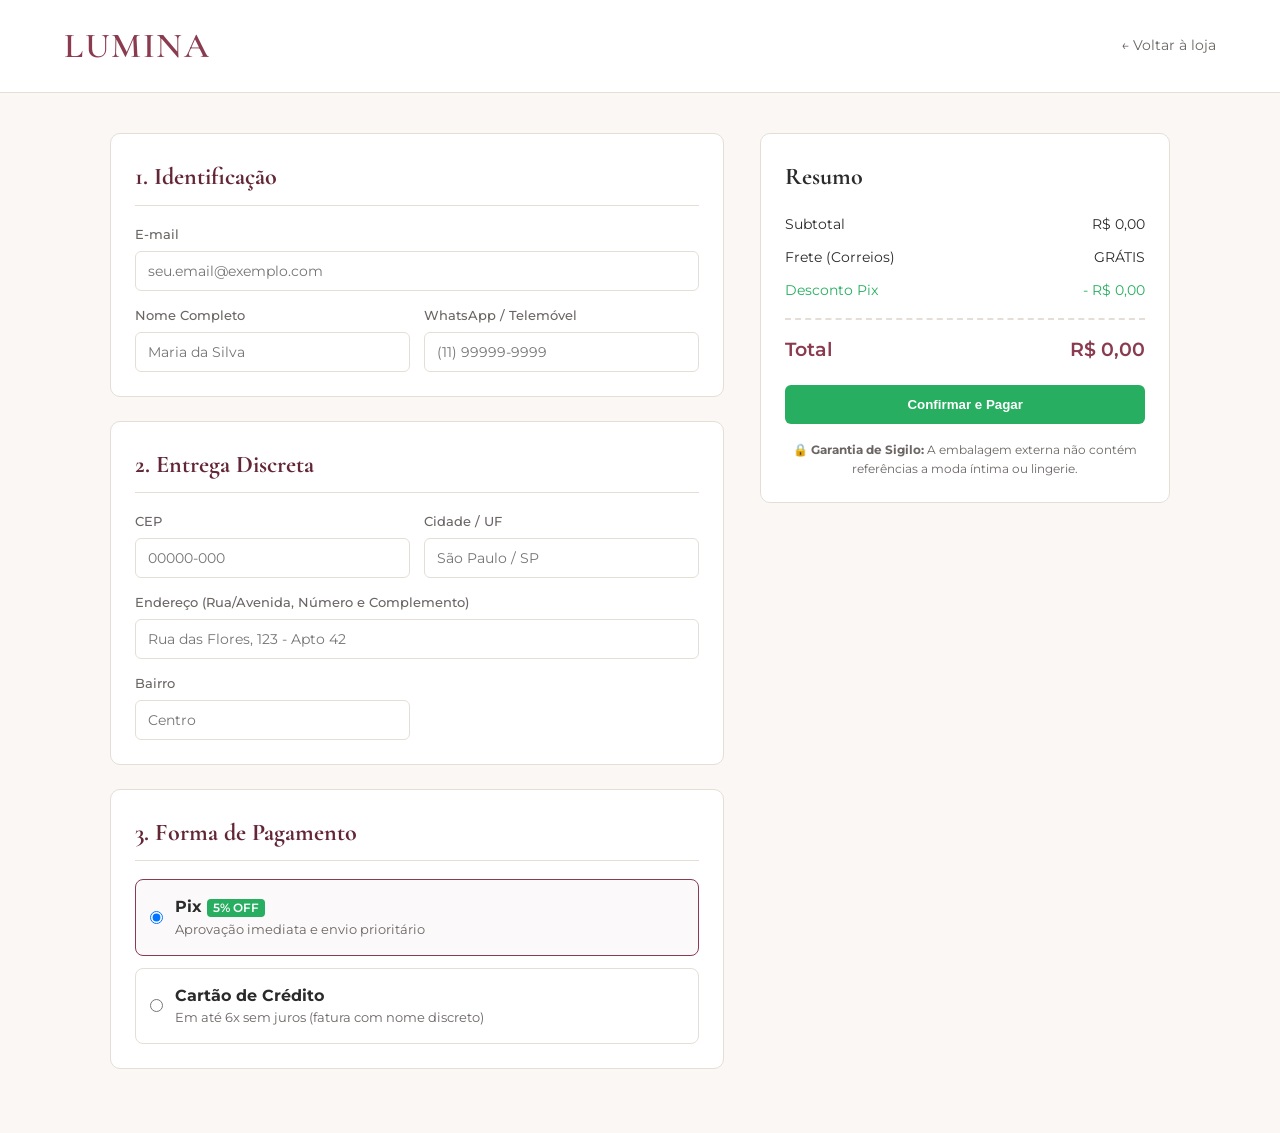
<file: ecommerce/frontend/pages/checkout.html>
<!DOCTYPE html>
<html lang="pt-BR">
<head>
  <meta charset="UTF-8">
  <meta name="viewport" content="width=device-width, initial-scale=1.0">
  <title>Finalizar Pedido | Lumina Lingerie</title>
  <link rel="preconnect" href="https://fonts.googleapis.com">
  <link rel="preconnect" href="https://fonts.gstatic.com" crossorigin>
  <link href="https://fonts.googleapis.com/css2?family=Cormorant+Garamond:wght@600&family=Montserrat:wght@400;500;600&display=swap" rel="stylesheet">
  <link rel="stylesheet" href="../assets/css/style.css">
  <link rel="stylesheet" href="../assets/css/responsive.css">
  

  <style>
    .checkout-container {
      max-width: 1100px;
      margin: 40px auto;
      padding: 0 20px;
      display: grid;
      grid-template-columns: 1.5fr 1fr;
      gap: 36px;
    }

    .checkout-section {
      background: var(--bg-white);
      border: 1px solid var(--border-color);
      border-radius: 10px;
      padding: 24px;
      margin-bottom: 24px;
    }

    .checkout-section h2 {
      font-family: var(--font-serif);
      font-size: 1.5rem;
      margin-bottom: 18px;
      color: var(--primary-dark);
      border-bottom: 1px solid var(--border-color);
      padding-bottom: 8px;
    }

    .form-grid {
      display: grid;
      grid-template-columns: repeat(2, 1fr);
      gap: 14px;
    }

    .form-group {
      display: flex;
      flex-direction: column;
      gap: 6px;
    }

    .form-group.full {
      grid-column: 1 / -1;
    }

    .form-group label {
      font-size: 0.82rem;
      font-weight: 500;
      color: var(--text-muted);
    }

    .form-group input, .form-group select {
      padding: 10px 12px;
      border: 1px solid var(--border-color);
      border-radius: 6px;
      font-family: var(--font-sans);
      font-size: 0.9rem;
      outline: none;
    }

    .form-group input:focus, .form-group select:focus {
      border-color: var(--primary);
    }

    /* Métodos de Pagamento */
    .payment-options {
      display: flex;
      flex-direction: column;
      gap: 12px;
    }

    .payment-option-card {
      border: 1px solid var(--border-color);
      border-radius: 8px;
      padding: 14px;
      cursor: pointer;
      display: flex;
      align-items: center;
      gap: 12px;
      transition: all 0.2s;
    }

    .payment-option-card:hover, .payment-option-card.active {
      border-color: var(--primary);
      background-color: rgba(138, 59, 80, 0.03);
    }

    /* Resumo do Pedido */
    .order-summary {
      background: var(--bg-white);
      border: 1px solid var(--border-color);
      border-radius: 10px;
      padding: 24px;
      position: sticky;
      top: 90px;
      height: fit-content;
    }

    .summary-line {
      display: flex;
      justify-content: space-between;
      margin-bottom: 10px;
      font-size: 0.9rem;
    }

    .summary-total {
      display: flex;
      justify-content: space-between;
      margin-top: 16px;
      padding-top: 14px;
      border-top: 2px dashed var(--border-color);
      font-size: 1.2rem;
      font-weight: 600;
      color: var(--primary);
    }

    .badge-pix {
      background: #27ae60;
      color: #fff;
      font-size: 0.72rem;
      padding: 2px 6px;
      border-radius: 4px;
      font-weight: 600;
    }

    @media (max-width: 820px) {
      .checkout-container {
        grid-template-columns: 1fr;
      }
      .form-grid {
        grid-template-columns: 1fr;
      }
    }
  </style>
</head>
<body>

  <header>
    <div class="nav-container">
      <a href="../index.html" class="brand-logo">LUMINA</a>
      <a href="../index.html" style="font-size: 0.85rem; color: var(--text-muted); text-decoration: none;">&larr; Voltar à loja</a>
    </div>
  </header>

  <main class="checkout-container">
    <!-- Coluna de Formulários -->
    <div>
      <section class="checkout-section">
        <h2>1. Identificação</h2>
        <div class="form-grid">
          <div class="form-group full">
            <label for="email">E-mail</label>
            <input type="email" id="email" placeholder="seu.email@exemplo.com" required>
          </div>
          <div class="form-group">
            <label for="nome">Nome Completo</label>
            <input type="text" id="nome" placeholder="Maria da Silva" required>
          </div>
          <div class="form-group">
            <label for="telefone">WhatsApp / Telemóvel</label>
            <input type="tel" id="telefone" placeholder="(11) 99999-9999" required>
          </div>
        </div>
      </section>

      <section class="checkout-section">
        <h2>2. Entrega Discreta</h2>
        <div class="form-grid">
          <div class="form-group">
            <label for="cep">CEP</label>
            <input type="text" id="cep" placeholder="00000-000" maxlength="9">
          </div>
          <div class="form-group">
            <label for="cidade">Cidade / UF</label>
            <input type="text" id="cidade" placeholder="São Paulo / SP">
          </div>
          <div class="form-group full">
            <label for="endereco">Endereço (Rua/Avenida, Número e Complemento)</label>
            <input type="text" id="endereco" placeholder="Rua das Flores, 123 - Apto 42">
          </div>
          <div class="form-group">
            <label for="bairro">Bairro</label>
            <input type="text" id="bairro" placeholder="Centro">
          </div>
        </div>
      </section>

      <section class="checkout-section">
        <h2>3. Forma de Pagamento</h2>
        <div class="payment-options">
          <label class="payment-option-card active">
            <input type="radio" name="paymentMethod" value="pix" checked>
            <div>
              <strong>Pix <span class="badge-pix">5% OFF</span></strong>
              <div style="font-size: 0.8rem; color: var(--text-muted);">Aprovação imediata e envio prioritário</div>
            </div>
          </label>

          <label class="payment-option-card">
            <input type="radio" name="paymentMethod" value="cartao">
            <div>
              <strong>Cartão de Crédito</strong>
              <div style="font-size: 0.8rem; color: var(--text-muted);">Em até 6x sem juros (fatura com nome discreto)</div>
            </div>
          </label>
        </div>
      </section>
    </div>

    <!-- Resumo do Pedido -->
    <aside>
      <div class="order-summary">
        <h2 style="font-family: var(--font-serif); font-size: 1.5rem; margin-bottom: 16px;">Resumo</h2>
        
        <div class="summary-line">
          <span>Subtotal</span>
          <span id="checkoutSubtotal">R$ 229,80</span>
        </div>
        <div class="summary-line">
          <span>Frete (Correios)</span>
          <span id="checkoutFrete">R$ 14,90</span>
        </div>
        <div class="summary-line" style="color: #27ae60;">
          <span>Desconto Pix</span>
          <span id="checkoutDesconto">- R$ 11,49</span>
        </div>

        <div class="summary-total">
          <span>Total</span>
          <span id="checkoutTotal">R$ 233,21</span>
        </div>

        <button class="btn-checkout" style="margin-top: 20px;" onclick="processOrder()">
          Confirmar e Pagar
        </button>

        <div class="discreet-notice" style="margin-top: 16px;">
          🔒 <strong>Garantia de Sigilo:</strong> A embalagem externa não contém referências a moda íntima ou lingerie.
        </div>
      </div>
    </aside>
  </main>

  <script type="module">
  import { CONFIG } from '../assets/js/config.js';

  // 1. Função para obter o carrinho atualizado
  function getCart() {
    const savedCart = localStorage.getItem("lumina_cart");
    try {
      return savedCart ? JSON.parse(savedCart) : [];
    } catch (e) {
      console.error("Erro ao converter carrinho:", e);
      return [];
    }
  }

  // 2. Atualiza a coluna de resumo
  function updateSummary() {
    const items = getCart();
    const subtotal = items.reduce((acc, item) => acc + (item.price * (item.qty || item.quantity || 1)), 0);
    const shipping = subtotal >= CONFIG.FREE_SHIPPING_THRESHOLD || subtotal === 0 ? 0 : 14.90;
    
    const paymentMethod = document.querySelector('input[name="paymentMethod"]:checked')?.value || 'pix';
    const discount = paymentMethod === 'pix' ? (subtotal * 0.05) : 0;
    const total = subtotal + shipping - discount;

    const elSubtotal = document.getElementById("checkoutSubtotal");
    const elFrete = document.getElementById("checkoutFrete");
    const elDesconto = document.getElementById("checkoutDesconto");
    const elTotal = document.getElementById("checkoutTotal");

    if (elSubtotal) elSubtotal.textContent = subtotal.toLocaleString('pt-BR', { style: 'currency', currency: 'BRL' });
    if (elFrete) elFrete.textContent = shipping === 0 ? "GRÁTIS" : shipping.toLocaleString('pt-BR', { style: 'currency', currency: 'BRL' });
    if (elDesconto) elDesconto.textContent = "- " + discount.toLocaleString('pt-BR', { style: 'currency', currency: 'BRL' });
    if (elTotal) elTotal.textContent = total.toLocaleString('pt-BR', { style: 'currency', currency: 'BRL' });
  }

  // 3. Processamento do pedido
  async function processOrder(e) {
    if (e) e.preventDefault();

    const cartItems = getCart();

    if (!cartItems || cartItems.length === 0) {
      alert("O seu carrinho está vazio!");
      return;
    }

    const nameInput = document.getElementById("nome") || document.querySelector('input[placeholder*="Nome"], input[name="nome"]');
    const emailInput = document.getElementById("email") || document.querySelector('input[type="email"]');
    const cepInput = document.getElementById("cep") || document.querySelector('input[placeholder*="CEP"], input[name="cep"]');

    const name = nameInput ? nameInput.value.trim() : "";
    const email = emailInput ? emailInput.value.trim() : "";
    const cep = cepInput ? cepInput.value.trim() : "";
    const paymentMethod = document.querySelector('input[name="paymentMethod"]:checked')?.value || 'pix';

    if (!name || !email || !cep) {
      alert("Por favor, preencha nome, e-mail e CEP para prosseguir.");
      return;
    }

    const payload = {
      customerName: name,
      customerEmail: email,
      postalCode: cep,
      paymentMethod: paymentMethod,
      items: cartItems.map(item => ({
        productId: item.id || 1,
        title: item.title || item.name || "Produto",
        size: item.size || "M",
        quantity: item.qty || item.quantity || 1,
        price: item.price
      }))
    };

    const submitBtn = document.querySelector(".btn-checkout");
    if (submitBtn) {
      submitBtn.disabled = true;
      submitBtn.textContent = "A processar pedido...";
    }

    try {
      const response = await fetch(`${CONFIG.API_BASE_URL}/checkout/process`, {
        method: "POST",
        headers: { "Content-Type": "application/json" },
        body: JSON.stringify(payload)
      });

      if (!response.ok) {
        throw new Error(`Erro na resposta do servidor: ${response.status}`);
      }

      const data = await response.json();
      alert(`Pedido #${data.orderCode} gravado com sucesso!\nValor Total: R$ ${data.totalAmount.toFixed(2)}`);
      
      localStorage.removeItem("lumina_cart");
      window.location.href = "../index.html";
    } catch (err) {
      console.error("Falha ao comunicar com a API:", err);
      alert("Não foi possível conectar ao servidor backend. Verifique se o Spring Boot está em execução.");
    } finally {
      if (submitBtn) {
        submitBtn.disabled = false;
        submitBtn.textContent = "Confirmar e Pagar";
      }
    }
  }

  // Inicialização e vinculação de eventos
  document.addEventListener("DOMContentLoaded", () => {
    updateSummary();

    document.querySelectorAll('input[name="paymentMethod"]').forEach(radio => {
      radio.addEventListener('change', updateSummary);
    });

    const submitBtn = document.querySelector(".btn-checkout");
    if (submitBtn) {
      submitBtn.onclick = processOrder;
    }
  });
</script>
</body>
</html>
</file>
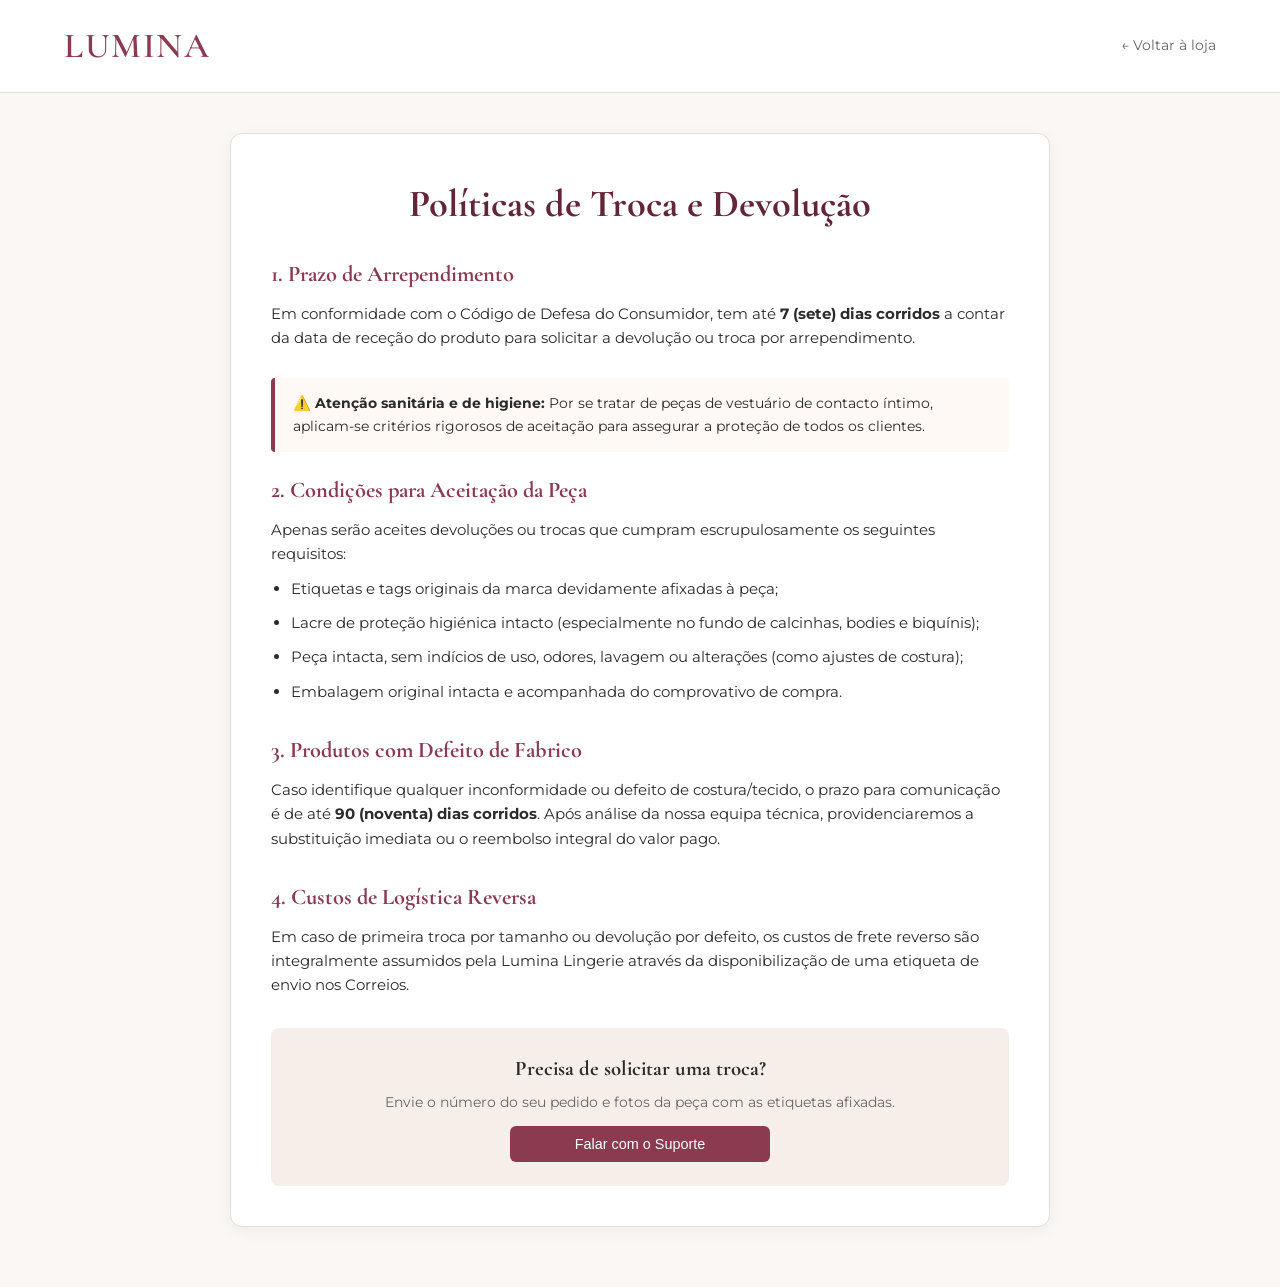
<file: ecommerce/frontend/pages/trocas.html>
<!DOCTYPE html>
<html lang="pt-BR">
<head>
  <meta charset="UTF-8">
  <meta name="viewport" content="width=device-width, initial-scale=1.0">
  <title>Políticas de Trocas & Devoluções | Lumina Lingerie</title>
  <link rel="preconnect" href="https://fonts.googleapis.com">
  <link rel="preconnect" href="https://fonts.gstatic.com" crossorigin>
  <link href="https://fonts.googleapis.com/css2?family=Cormorant+Garamond:wght@400;600&family=Montserrat:wght@300;400;500;600&display=swap" rel="stylesheet">
  <link rel="stylesheet" href="../assets/css/style.css">
  <link rel="stylesheet" href="../assets/css/responsive.css">

  <style>
    .policy-container {
      max-width: 860px;
      margin: 40px auto 60px auto;
      padding: 0 20px;
    }

    .policy-card {
      background: var(--bg-white);
      border: 1px solid var(--border-color);
      border-radius: 12px;
      padding: 40px;
      box-shadow: var(--shadow-sm);
    }

    .policy-card h1 {
      font-family: var(--font-serif);
      font-size: 2.4rem;
      color: var(--primary-dark);
      margin-bottom: 20px;
      text-align: center;
    }

    .policy-section {
      margin-bottom: 28px;
    }

    .policy-section h2 {
      font-family: var(--font-serif);
      font-size: 1.4rem;
      color: var(--primary);
      margin-bottom: 10px;
    }

    .policy-section p, .policy-section li {
      font-size: 0.95rem;
      color: var(--text-main);
      margin-bottom: 10px;
    }

    .policy-section ul {
      padding-left: 20px;
      margin-bottom: 12px;
    }

    .alert-box {
      background-color: #fff9f5;
      border-left: 4px solid var(--primary);
      padding: 14px 18px;
      border-radius: 4px;
      margin: 20px 0;
      font-size: 0.9rem;
      color: var(--text-main);
    }

    .contact-cta {
      text-align: center;
      background: var(--secondary);
      padding: 24px;
      border-radius: 8px;
      margin-top: 30px;
    }
  </style>
</head>
<body>

  <header>
    <div class="nav-container">
      <a href="../index.html" class="brand-logo">LUMINA</a>
      <a href="../index.html" style="font-size: 0.85rem; color: var(--text-muted); text-decoration: none;">&larr; Voltar à loja</a>
    </div>
  </header>

  <main class="policy-container">
    <article class="policy-card">
      <h1>Políticas de Troca e Devolução</h1>

      <div class="policy-section">
        <h2>1. Prazo de Arrependimento</h2>
        <p>Em conformidade com o Código de Defesa do Consumidor, tem até <strong>7 (sete) dias corridos</strong> a contar da data de receção do produto para solicitar a devolução ou troca por arrependimento.</p>
      </div>

      <div class="alert-box">
        ⚠️ <strong>Atenção sanitária e de higiene:</strong> Por se tratar de peças de vestuário de contacto íntimo, aplicam-se critérios rigorosos de aceitação para assegurar a proteção de todos os clientes.
      </div>

      <div class="policy-section">
        <h2>2. Condições para Aceitação da Peça</h2>
        <p>Apenas serão aceites devoluções ou trocas que cumpram escrupulosamente os seguintes requisitos:</p>
        <ul>
          <li>Etiquetas e tags originais da marca devidamente afixadas à peça;</li>
          <li>Lacre de proteção higiénica intacto (especialmente no fundo de calcinhas, bodies e biquínis);</li>
          <li>Peça intacta, sem indícios de uso, odores, lavagem ou alterações (como ajustes de costura);</li>
          <li>Embalagem original intacta e acompanhada do comprovativo de compra.</li>
        </ul>
      </div>

      <div class="policy-section">
        <h2>3. Produtos com Defeito de Fabrico</h2>
        <p>Caso identifique qualquer inconformidade ou defeito de costura/tecido, o prazo para comunicação é de até <strong>90 (noventa) dias corridos</strong>. Após análise da nossa equipa técnica, providenciaremos a substituição imediata ou o reembolso integral do valor pago.</p>
      </div>

      <div class="policy-section">
        <h2>4. Custos de Logística Reversa</h2>
        <p>Em caso de primeira troca por tamanho ou devolução por defeito, os custos de frete reverso são integralmente assumidos pela Lumina Lingerie através da disponibilização de uma etiqueta de envio nos Correios.</p>
      </div>

      <div class="contact-cta">
        <h3 style="font-family: var(--font-serif); font-size: 1.3rem; margin-bottom: 6px;">Precisa de solicitar uma troca?</h3>
        <p style="font-size: 0.9rem; margin-bottom: 12px; color: var(--text-muted);">Envie o número do seu pedido e fotos da peça com as etiquetas afixadas.</p>
        <button class="btn-buy" style="max-width: 260px; margin: 0 auto; display: block;" onclick="alert('Redirecionando para o WhatsApp do suporte ao cliente...')">
          Falar com o Suporte
        </button>
      </div>
    </article>
  </main>

</body>
</html>
</file>
<file: ecommerce/frontend/assets/css/style.css>
:root {
  --primary: #8a3b50;
  --primary-dark: #632637;
  --secondary: #f6efe9;
  --text-main: #2b2b2b;
  --text-muted: #6b6664;
  --bg-white: #ffffff;
  --border-color: #e5ded7;
  --shadow-sm: 0 4px 15px rgba(0, 0, 0, 0.05);
  --shadow-lg: 0 10px 30px rgba(0, 0, 0, 0.12);
  --font-serif: 'Cormorant Garamond', Georgia, serif;
  --font-sans: 'Montserrat', sans-serif;
}

* {
  box-sizing: border-box;
  margin: 0;
  padding: 0;
}

body {
  font-family: var(--font-sans);
  color: var(--text-main);
  background-color: #faf7f5;
  line-height: 1.6;
}

/* Faixa Superior Informativa */
.top-bar {
  background-color: var(--primary-dark);
  color: #fff;
  text-align: center;
  padding: 8px 16px;
  font-size: 0.8rem;
  letter-spacing: 0.8px;
  font-weight: 500;
}

/* Cabeçalho e Navegação */
header {
  background: var(--bg-white);
  border-bottom: 1px solid var(--border-color);
  position: sticky;
  top: 0;
  z-index: 100;
}

.nav-container {
  max-width: 1200px;
  margin: 0 auto;
  padding: 18px 24px;
  display: flex;
  justify-content: space-between;
  align-items: center;
}

.brand-logo {
  font-family: var(--font-serif);
  font-size: 2.2rem;
  font-weight: 600;
  color: var(--primary);
  text-decoration: none;
  letter-spacing: 1.5px;
}

.nav-actions {
  display: flex;
  align-items: center;
  gap: 16px;
}

.btn-cart {
  position: relative;
  background: none;
  border: 1px solid var(--border-color);
  padding: 8px 16px;
  border-radius: 20px;
  cursor: pointer;
  font-family: var(--font-sans);
  font-weight: 500;
  display: flex;
  align-items: center;
  gap: 8px;
  transition: all 0.2s ease;
}

.btn-cart:hover {
  border-color: var(--primary);
  color: var(--primary);
}

.cart-badge {
  background: var(--primary);
  color: #fff;
  font-size: 0.75rem;
  border-radius: 50%;
  padding: 2px 7px;
}

/* Seção Principal (Hero) */
.hero {
  background: linear-gradient(135deg, #fdf9f7 0%, var(--secondary) 100%);
  padding: 70px 24px;
  text-align: center;
  border-bottom: 1px solid var(--border-color);
}

.hero h1 {
  font-family: var(--font-serif);
  font-size: 3.2rem;
  font-weight: 400;
  color: var(--primary-dark);
  margin-bottom: 12px;
}

.hero p {
  max-width: 580px;
  margin: 0 auto;
  color: var(--text-muted);
  font-size: 1.05rem;
}

.privacy-badge {
  display: inline-flex;
  align-items: center;
  gap: 6px;
  margin-top: 20px;
  padding: 6px 14px;
  background: rgba(138, 59, 80, 0.08);
  border-radius: 20px;
  font-size: 0.82rem;
  color: var(--primary-dark);
  font-weight: 500;
}

/* Content Container */
.main-container {
  max-width: 1200px;
  margin: 40px auto;
  padding: 0 24px;
}

/* Barra de Filtros */
.filter-bar {
  display: flex;
  justify-content: center;
  gap: 12px;
  margin-bottom: 35px;
  flex-wrap: wrap;
}

.filter-btn {
  background: var(--bg-white);
  border: 1px solid var(--border-color);
  padding: 8px 20px;
  border-radius: 25px;
  font-size: 0.9rem;
  cursor: pointer;
  transition: all 0.2s;
  color: var(--text-main);
}

.filter-btn.active,
.filter-btn:hover {
  background: var(--primary);
  color: #fff;
  border-color: var(--primary);
}

/* Grelha de Artigos */
.product-grid {
  display: grid;
  grid-template-columns: repeat(auto-fill, minmax(260px, 1fr));
  gap: 28px;
}

.product-card {
  background: var(--bg-white);
  border-radius: 12px;
  overflow: hidden;
  border: 1px solid var(--border-color);
  transition: transform 0.2s, box-shadow 0.2s;
  display: flex;
  flex-direction: column;
}

.product-card:hover {
  transform: translateY(-4px);
  box-shadow: var(--shadow-sm);
}

.card-media {
  position: relative;
  height: 320px;
  background: #eee;
}

.card-media img {
  width: 100%;
  height: 100%;
  object-fit: cover;
}

.card-content {
  padding: 18px;
  flex: 1;
  display: flex;
  flex-direction: column;
}

.product-category {
  font-size: 0.75rem;
  text-transform: uppercase;
  letter-spacing: 1px;
  color: var(--text-muted);
  margin-bottom: 4px;
}

.product-title {
  font-family: var(--font-serif);
  font-size: 1.35rem;
  margin-bottom: 6px;
  color: var(--text-main);
}

.product-price {
  font-weight: 600;
  color: var(--primary);
  font-size: 1.1rem;
  margin-bottom: 12px;
}

.product-options {
  margin-top: auto;
  padding-top: 12px;
  border-top: 1px solid #f2ede8;
}

.size-selector {
  display: flex;
  gap: 8px;
  margin: 12px 0 16px 0;
}

.size-btn {
  background-color: #ffffff;
  border: 1px solid #dcd5ce;
  border-radius: 4px;
  padding: 8px 12px;
  font-size: 14px;
  color: #555;
  cursor: pointer;
  transition: all 0.2s ease;
  min-width: 40px;
  text-align: center;
}

.size-btn:hover {
  border-color: #1a1a1a;
  color: #1a1a1a;
}

/* Estado visual do tamanho selecionado */
.size-btn.active {
  background-color: #1a1a1a;
  color: #ffffff;
  border-color: #1a1a1a;
  font-weight: 500;
}

.btn-buy {
  width: 100%;
  padding: 10px;
  background: var(--primary);
  color: #fff;
  border: none;
  border-radius: 6px;
  font-weight: 500;
  font-size: 0.9rem;
  cursor: pointer;
  transition: background 0.2s;
}

.btn-buy:hover {
  background: var(--primary-dark);
}

/* Painel Lateral do Carrinho */
.cart-overlay {
  position: fixed;
  top: 0;
  left: 0;
  width: 100%;
  height: 100%;
  background: rgba(0, 0, 0, 0.4);
  z-index: 200;
  display: none;
}

.cart-drawer {
  position: fixed;
  top: 0;
  right: -420px;
  width: 100%;
  max-width: 400px;
  height: 100%;
  background: #fff;
  z-index: 201;
  box-shadow: var(--shadow-lg);
  transition: right 0.3s ease;
  display: flex;
  flex-direction: column;
}

.cart-drawer.open {
  right: 0;
}

.cart-header {
  padding: 18px 22px;
  border-bottom: 1px solid var(--border-color);
  display: flex;
  justify-content: space-between;
  align-items: center;
}

.cart-header h3 {
  font-family: var(--font-serif);
  font-size: 1.5rem;
}

.btn-close-cart {
  background: none;
  border: none;
  font-size: 1.5rem;
  cursor: pointer;
  color: var(--text-muted);
}

.cart-items {
  flex: 1;
  overflow-y: auto;
  padding: 16px 22px;
}

.cart-item {
  display: flex;
  gap: 14px;
  padding-bottom: 14px;
  margin-bottom: 14px;
  border-bottom: 1px solid #f0eae4;
}

.cart-item img {
  width: 65px;
  height: 80px;
  object-fit: cover;
  border-radius: 4px;
}

.cart-item-info {
  flex: 1;
}

.cart-item-title {
  font-size: 0.92rem;
  font-weight: 500;
  margin-bottom: 2px;
}

.cart-item-variant {
  font-size: 0.78rem;
  color: var(--text-muted);
  margin-bottom: 6px;
}

.cart-item-price {
  font-weight: 600;
  color: var(--primary);
  font-size: 0.95rem;
}

.btn-remove-item {
  color: #b54747;
  background: none;
  border: none;
  font-size: 0.78rem;
  cursor: pointer;
  text-decoration: underline;
  margin-top: 4px;
}

.cart-footer {
  padding: 18px 22px;
  border-top: 1px solid var(--border-color);
  background: #faf7f5;
}

.cart-subtotal {
  display: flex;
  justify-content: space-between;
  font-size: 1.05rem;
  font-weight: 600;
  margin-bottom: 12px;
}

.btn-checkout {
  width: 100%;
  background: #27ae60;
  color: #fff;
  padding: 12px;
  border: none;
  border-radius: 6px;
  font-weight: 600;
  cursor: pointer;
  transition: background 0.2s;
}

.btn-checkout:hover {
  background: #219653;
}

.discreet-notice {
  text-align: center;
  font-size: 0.75rem;
  color: var(--text-muted);
  margin-top: 10px;
}

/* Modal do Guia de Tamanhos */
.modal-overlay {
  position: fixed;
  top: 0;
  left: 0;
  width: 100%;
  height: 100%;
  background: rgba(0, 0, 0, 0.5);
  z-index: 300;
  display: none;
  align-items: center;
  justify-content: center;
  padding: 16px;
}

.modal-card {
  background: #fff;
  max-width: 520px;
  width: 100%;
  border-radius: 10px;
  padding: 24px;
}

.modal-card h3 {
  font-family: var(--font-serif);
  font-size: 1.6rem;
  margin-bottom: 12px;
}

.size-table {
  width: 100%;
  border-collapse: collapse;
  margin-top: 12px;
  font-size: 0.85rem;
}

.size-table th,
.size-table td {
  border: 1px solid var(--border-color);
  padding: 8px;
  text-align: center;
}

.size-table th {
  background-color: var(--secondary);
}
</file>
<file: ecommerce/frontend/assets/css/responsive.css>
/* Dispositivos móveis e ecrãs pequenos (até 768px) */
@media (max-width: 768px) {
  .top-bar {
    font-size: 0.72rem;
    padding: 6px 10px;
  }

  .nav-container {
    padding: 14px 16px;
    flex-wrap: wrap;
    gap: 12px;
  }

  .brand-logo {
    font-size: 1.8rem;
  }

  .nav-actions {
    gap: 8px;
  }

  .btn-cart {
    padding: 6px 12px;
    font-size: 0.82rem;
  }

  .hero {
    padding: 40px 16px;
  }

  .hero h1 {
    font-size: 2.2rem;
  }

  .hero p {
    font-size: 0.95rem;
  }

  .privacy-badge {
    font-size: 0.76rem;
    padding: 6px 10px;
  }

  .main-container {
    margin: 24px auto;
    padding: 0 16px;
  }

  .filter-bar {
    gap: 8px;
    margin-bottom: 24px;
    overflow-x: auto;
    justify-content: flex-start;
    padding-bottom: 6px;
    white-space: nowrap;
    -webkit-overflow-scrolling: touch;
  }

  .filter-btn {
    padding: 6px 16px;
    font-size: 0.82rem;
    flex-shrink: 0;
  }

  .product-grid {
    grid-template-columns: repeat(auto-fill, minmax(160px, 1fr));
    gap: 14px;
  }

  .card-media {
    height: 210px;
  }

  .card-content {
    padding: 12px;
  }

  .product-title {
    font-size: 1.05rem;
  }

  .product-price {
    font-size: 0.95rem;
    margin-bottom: 8px;
  }

  .size-btn {
    width: 28px;
    height: 28px;
    font-size: 0.72rem;
  }

  .btn-buy {
    padding: 8px;
    font-size: 0.82rem;
  }

  /* Gaveta do Carrinho em ecrã total no telemóvel */
  .cart-drawer {
    max-width: 100%;
    right: -100%;
  }

  .modal-card {
    padding: 18px;
  }

  .size-table th,
  .size-table td {
    padding: 6px 4px;
    font-size: 0.75rem;
  }
}
</file>
